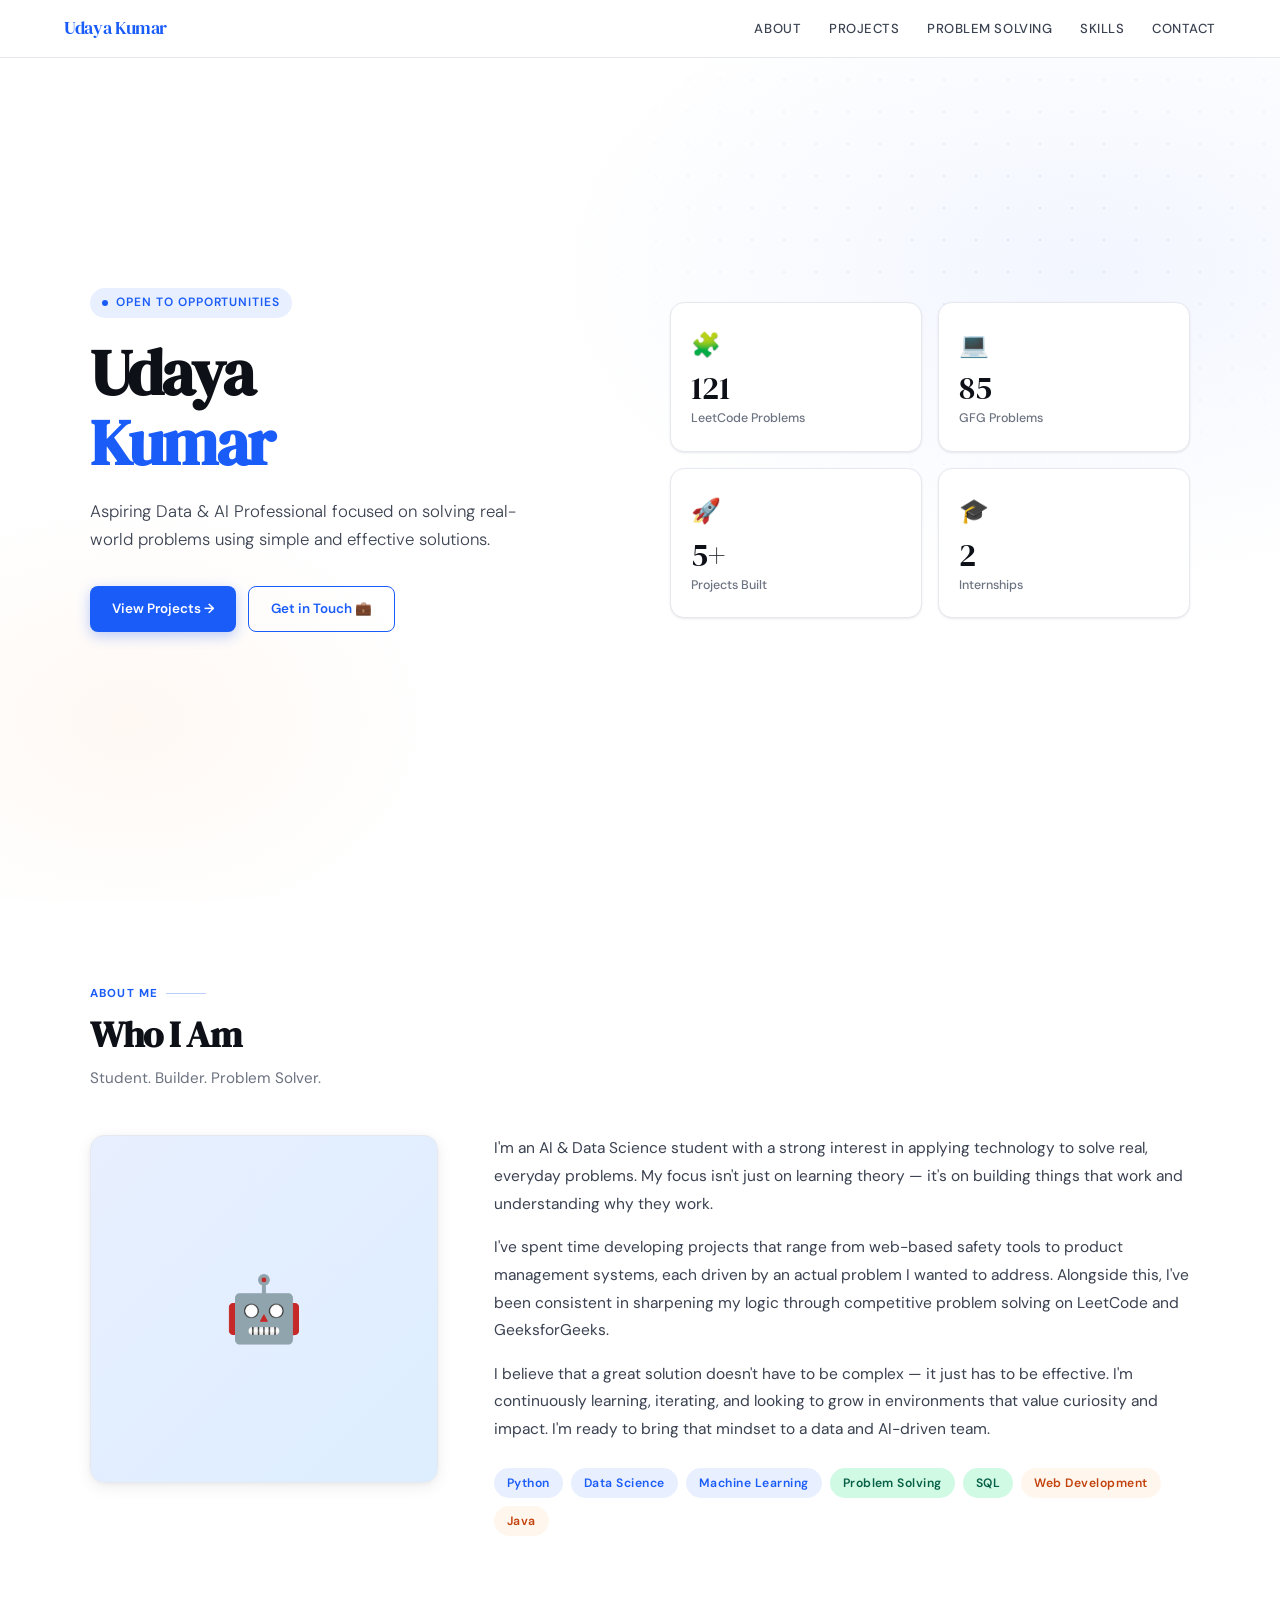
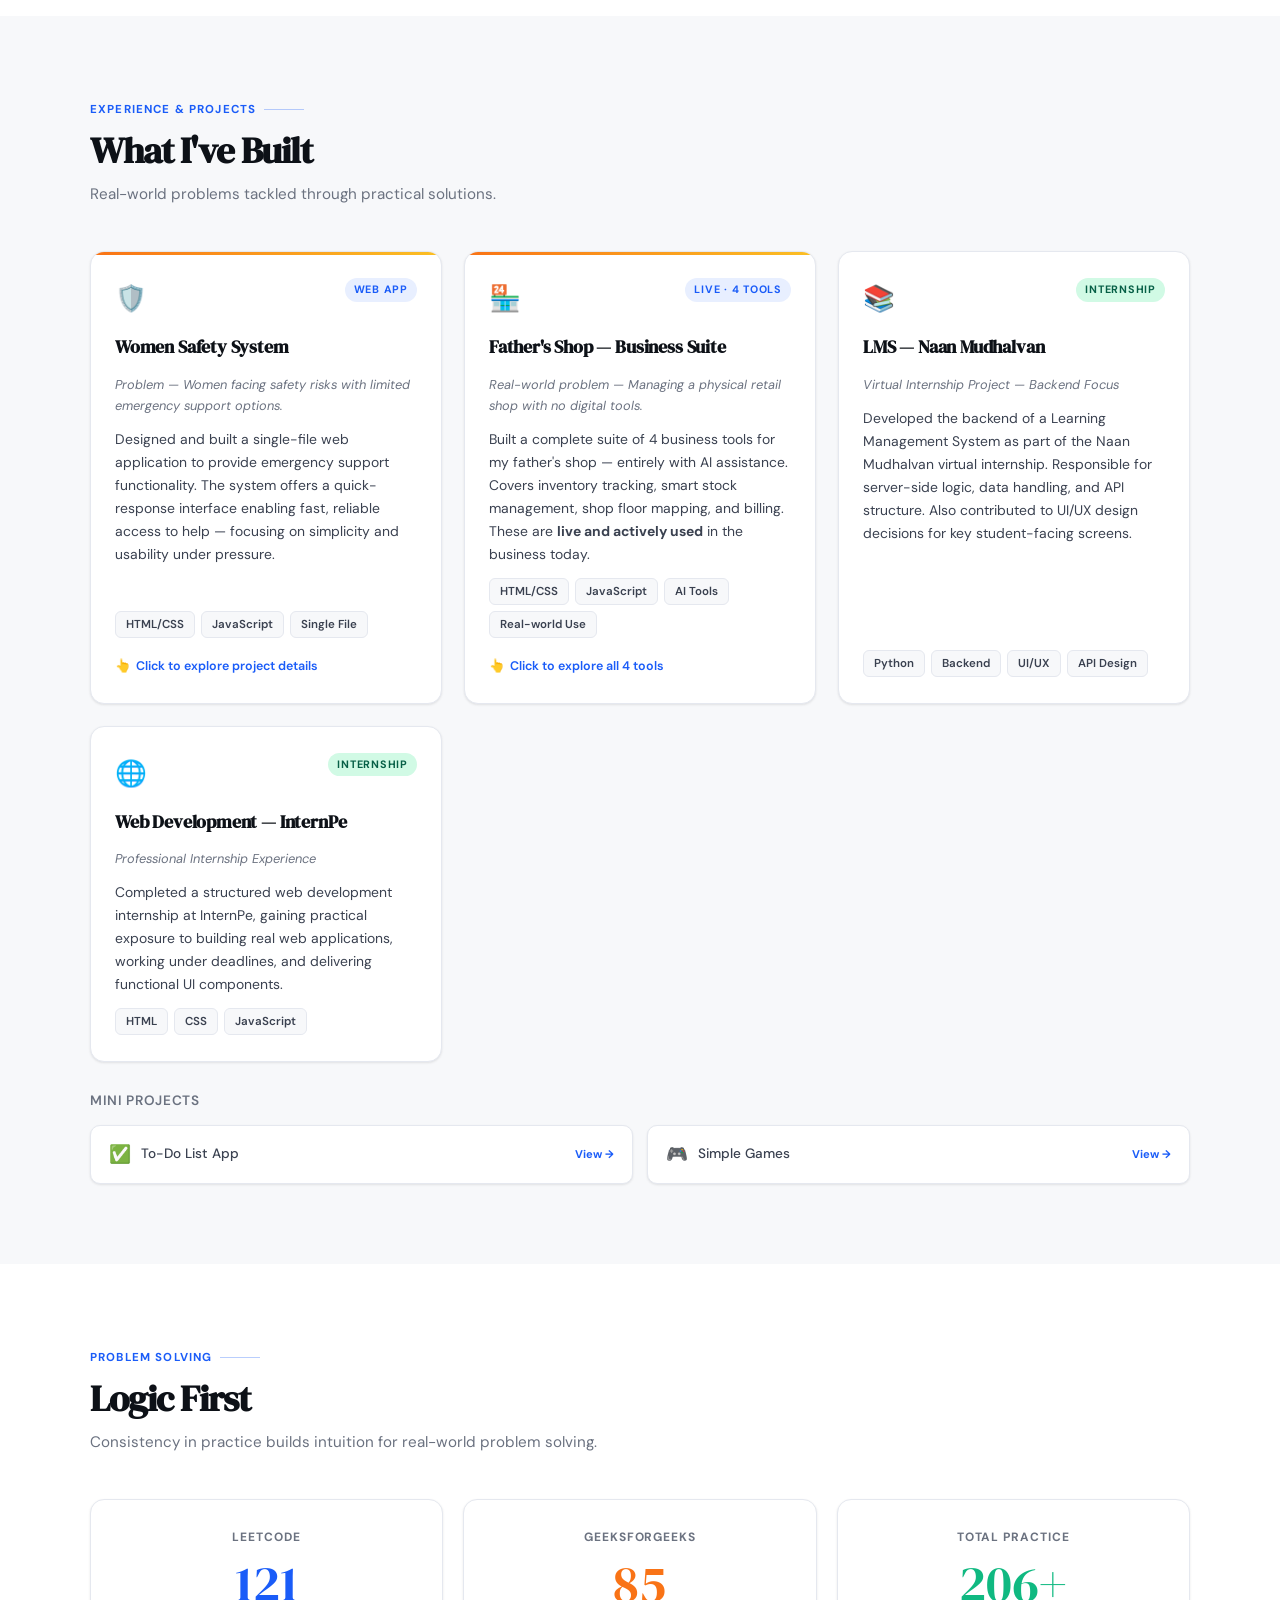
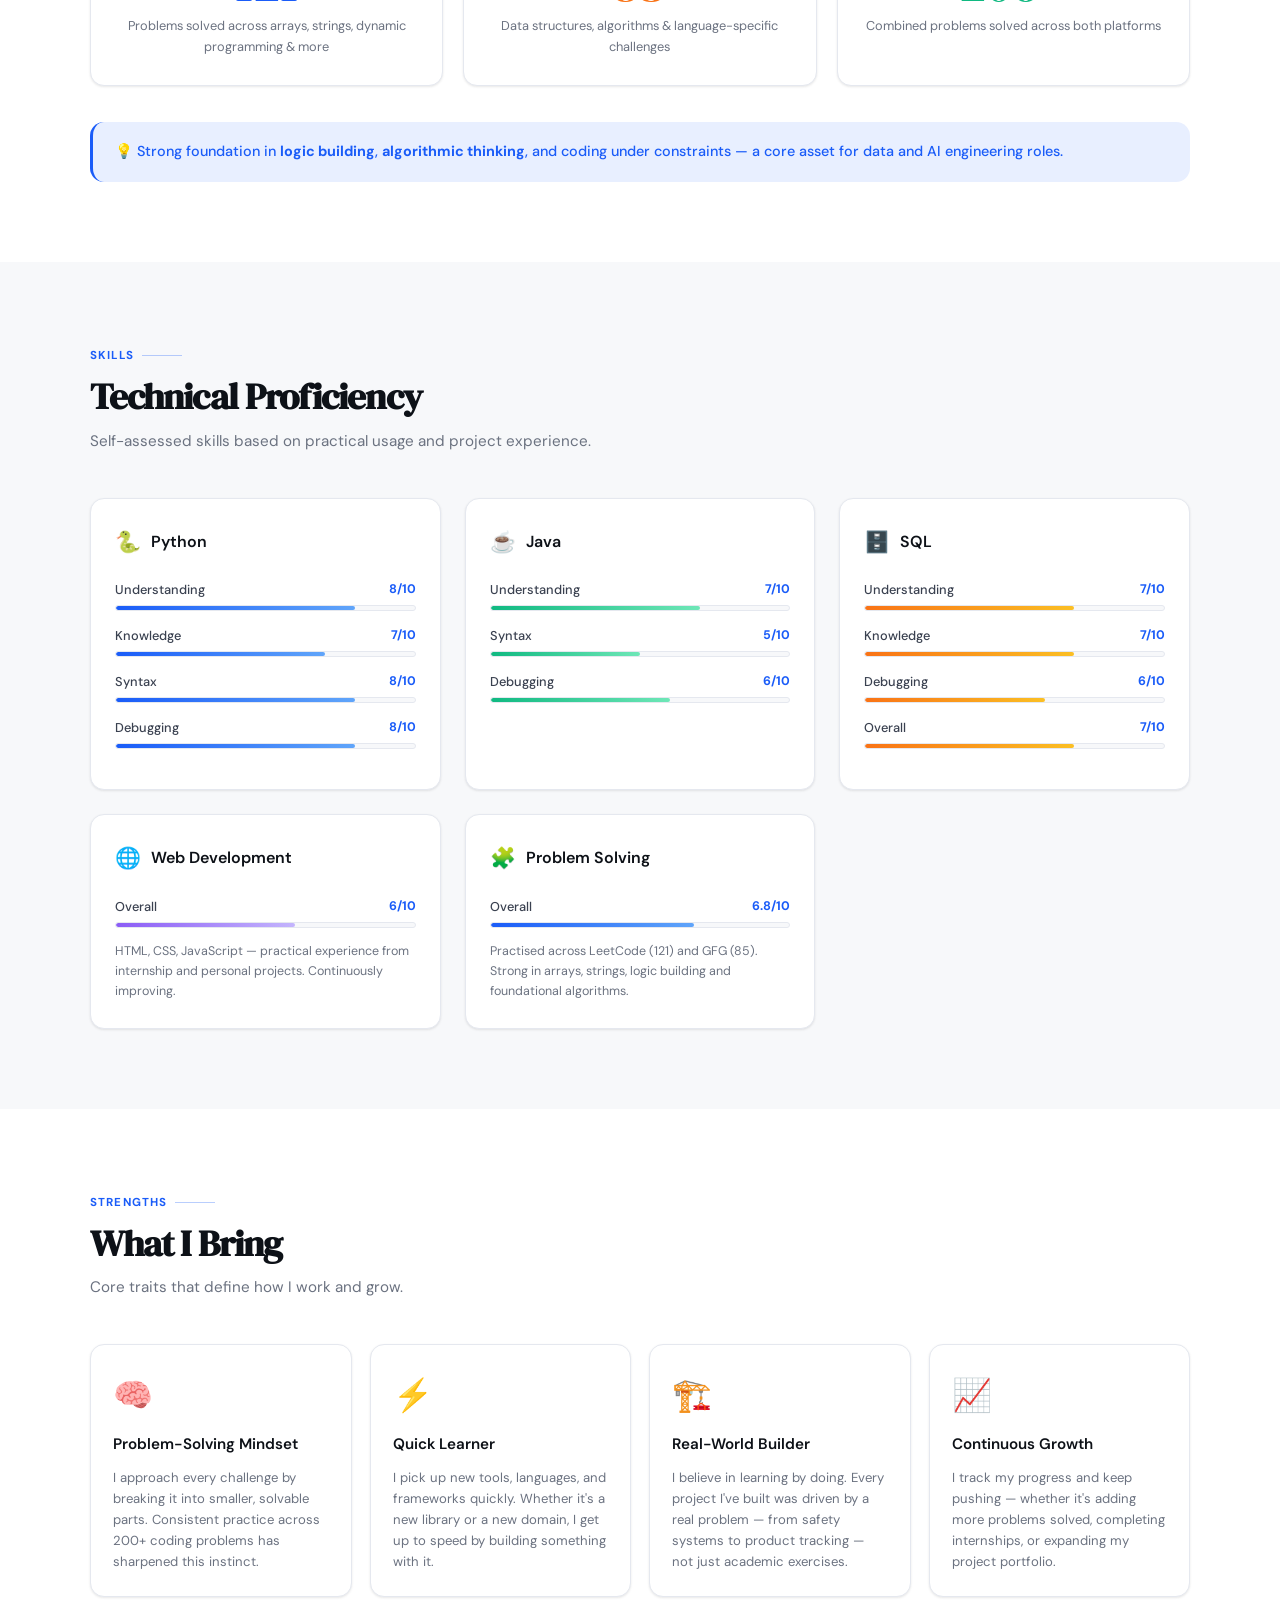
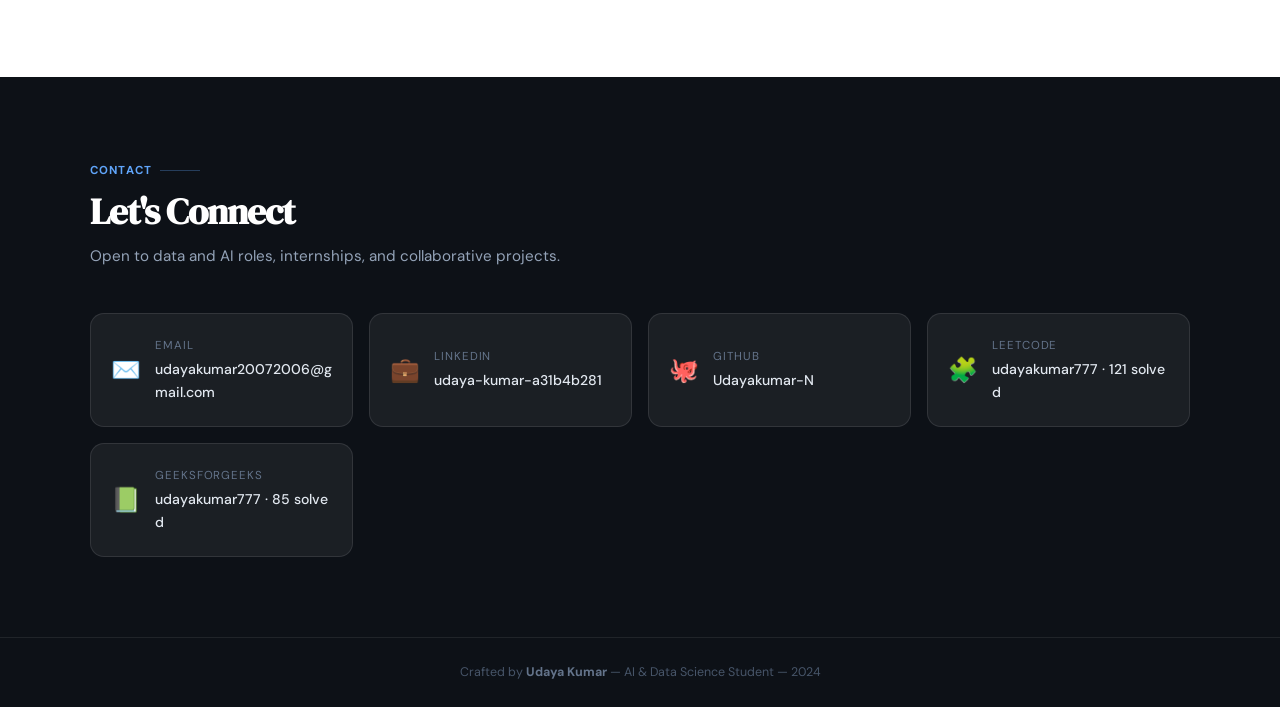
<file: index.html>
<!DOCTYPE html>
<html lang="en">
<head>
<meta charset="UTF-8" />
<meta name="viewport" content="width=device-width, initial-scale=1.0" />
<title>Udaya Kumar — AI & Data Science</title>
<link rel="stylesheet" href="style.css" />
</head>
<body>

<!-- NAV -->
<nav>
  <div class="nav-logo">Udaya Kumar</div>
  <ul class="nav-links">
    <li><a href="#about">About</a></li>
    <li><a href="#projects">Projects</a></li>
    <li><a href="#problem-solving">Problem Solving</a></li>
    <li><a href="#skills">Skills</a></li>
    <li><a href="#contact">Contact</a></li>
  </ul>
</nav>

<!-- HERO -->
<section id="hero">
  <div class="hero-bg"></div>
  <div class="hero-grid-dots"></div>
  <div class="hero-inner">
    <div>
      <div class="hero-eyebrow">Open to opportunities</div>
      <h1 class="hero-name">Udaya<br/><span>Kumar</span></h1>
      <p class="hero-tagline">
        Aspiring Data & AI Professional focused on solving real-world problems using simple and effective solutions.
      </p>
      <div class="hero-cta-group">
        <a href="#projects" class="btn btn-primary">View Projects →</a>
        <a href="https://linkedin.com/in/udaya-kumar-a31b4b281" target="_blank" class="btn btn-outline">Get in Touch 💼</a>
      </div>
    </div>
    <div class="hero-stats">
      <div class="stat-card">
        <div class="stat-icon">🧩</div>
        <div class="stat-num">121</div>
        <div class="stat-label">LeetCode Problems</div>
      </div>
      <div class="stat-card">
        <div class="stat-icon">💻</div>
        <div class="stat-num">85</div>
        <div class="stat-label">GFG Problems</div>
      </div>
      <div class="stat-card">
        <div class="stat-icon">🚀</div>
        <div class="stat-num">5+</div>
        <div class="stat-label">Projects Built</div>
      </div>
      <div class="stat-card">
        <div class="stat-icon">🎓</div>
        <div class="stat-num">2</div>
        <div class="stat-label">Internships</div>
      </div>
    </div>
  </div>
</section>

<!-- ABOUT -->
<section id="about">
  <div class="section-inner reveal">
    <div class="section-label">About Me</div>
    <h2 class="section-title">Who I Am</h2>
    <p class="section-sub">Student. Builder. Problem Solver.</p>
    <div class="about-grid">
      <div class="about-avatar">🤖</div>
      <div class="about-body">
        <p>
          I'm an AI & Data Science student with a strong interest in applying technology to solve real, everyday problems. My focus isn't just on learning theory — it's on building things that work and understanding why they work.
        </p>
        <p>
          I've spent time developing projects that range from web-based safety tools to product management systems, each driven by an actual problem I wanted to address. Alongside this, I've been consistent in sharpening my logic through competitive problem solving on LeetCode and GeeksforGeeks.
        </p>
        <p>
          I believe that a great solution doesn't have to be complex — it just has to be effective. I'm continuously learning, iterating, and looking to grow in environments that value curiosity and impact. I'm ready to bring that mindset to a data and AI-driven team.
        </p>
        <div class="about-tags">
          <span class="tag">Python</span>
          <span class="tag">Data Science</span>
          <span class="tag">Machine Learning</span>
          <span class="tag green">Problem Solving</span>
          <span class="tag green">SQL</span>
          <span class="tag orange">Web Development</span>
          <span class="tag orange">Java</span>
        </div>
      </div>
    </div>
  </div>
</section>

<!-- PROJECTS & EXPERIENCE -->
<section id="projects">
  <div class="section-inner reveal">
    <div class="section-label">Experience & Projects</div>
    <h2 class="section-title">What I've Built</h2>
    <p class="section-sub">Real-world problems tackled through practical solutions.</p>
    <div class="projects-grid">

      <div class="project-card featured" style="cursor:pointer;" onclick="document.getElementById('safety-modal').classList.add('open')">
        <div class="project-header">
          <div class="project-icon">🛡️</div>
          <span class="project-badge">Web App</span>
        </div>
        <h3 class="project-title">Women Safety System</h3>
        <p class="project-problem">Problem — Women facing safety risks with limited emergency support options.</p>
        <p class="project-desc">
          Designed and built a single-file web application to provide emergency support functionality. The system offers a quick-response interface enabling fast, reliable access to help — focusing on simplicity and usability under pressure.
        </p>
        <div class="project-tools">
          <span class="tool-pill">HTML/CSS</span>
          <span class="tool-pill">JavaScript</span>
          <span class="tool-pill">Single File</span>
        </div>
        <div style="margin-top:6px;font-size:0.78rem;color:var(--accent);font-weight:600;display:flex;align-items:center;gap:5px;">
          <span>👆</span> Click to explore project details
        </div>
      </div>

      <div class="project-card featured" id="biz-card" style="cursor:pointer;" onclick="document.getElementById('biz-modal').classList.add('open')">
        <div class="project-header">
          <div class="project-icon">🏪</div>
          <span class="project-badge">Live · 4 Tools</span>
        </div>
        <h3 class="project-title">Father's Shop — Business Suite</h3>
        <p class="project-problem">Real-world problem — Managing a physical retail shop with no digital tools.</p>
        <p class="project-desc">
          Built a complete suite of 4 business tools for my father's shop — entirely with AI assistance. Covers inventory tracking, smart stock management, shop floor mapping, and billing. These are <strong>live and actively used</strong> in the business today.
        </p>
        <div class="project-tools">
          <span class="tool-pill">HTML/CSS</span>
          <span class="tool-pill">JavaScript</span>
          <span class="tool-pill">AI Tools</span>
          <span class="tool-pill">Real-world Use</span>
        </div>
        <div style="margin-top:6px;font-size:0.78rem;color:var(--accent);font-weight:600;display:flex;align-items:center;gap:5px;">
          <span>👆</span> Click to explore all 4 tools
        </div>
      </div>

      <div class="project-card">
        <div class="project-header">
          <div class="project-icon">📚</div>
          <span class="project-badge intern">Internship</span>
        </div>
        <h3 class="project-title">LMS — Naan Mudhalvan</h3>
        <p class="project-problem">Virtual Internship Project — Backend Focus</p>
        <p class="project-desc">
          Developed the backend of a Learning Management System as part of the Naan Mudhalvan virtual internship. Responsible for server-side logic, data handling, and API structure. Also contributed to UI/UX design decisions for key student-facing screens.
        </p>
        <div class="project-tools">
          <span class="tool-pill">Python</span>
          <span class="tool-pill">Backend</span>
          <span class="tool-pill">UI/UX</span>
          <span class="tool-pill">API Design</span>
        </div>
      </div>

      <div class="project-card">
        <div class="project-header">
          <div class="project-icon">🌐</div>
          <span class="project-badge intern">Internship</span>
        </div>
        <h3 class="project-title">Web Development — InternPe</h3>
        <p class="project-problem">Professional Internship Experience</p>
        <p class="project-desc">
          Completed a structured web development internship at InternPe, gaining practical exposure to building real web applications, working under deadlines, and delivering functional UI components.
        </p>
        <div class="project-tools">
          <span class="tool-pill">HTML</span>
          <span class="tool-pill">CSS</span>
          <span class="tool-pill">JavaScript</span>
        </div>
      </div>

    </div>

    <p style="font-size:0.85rem;color:var(--ink-muted);margin:28px 0 12px;font-weight:600;letter-spacing:0.05em;text-transform:uppercase;">Mini Projects</p>
    <div class="mini-projects">
      <div class="mini-card" style="cursor:pointer;" onclick="document.getElementById('todo-modal').classList.add('open')">
        <span>✅</span> To-Do List App
        <span style="margin-left:auto;font-size:0.7rem;color:var(--accent);font-weight:700;">View →</span>
      </div>
      <div class="mini-card" style="cursor:pointer;" onclick="document.getElementById('games-modal').classList.add('open')">
        <span>🎮</span> Simple Games
        <span style="margin-left:auto;font-size:0.7rem;color:var(--accent);font-weight:700;">View →</span>
      </div>
    </div>
  </div>
</section>

<!-- PROBLEM SOLVING -->
<section id="problem-solving">
  <div class="section-inner reveal">
    <div class="section-label">Problem Solving</div>
    <h2 class="section-title">Logic First</h2>
    <p class="section-sub">Consistency in practice builds intuition for real-world problem solving.</p>
    <div class="ps-grid">
      <div class="ps-card">
        <div class="ps-platform">LeetCode</div>
        <div class="ps-count">121</div>
        <div class="ps-desc">Problems solved across arrays, strings, dynamic programming & more</div>
      </div>
      <div class="ps-card">
        <div class="ps-platform">GeeksforGeeks</div>
        <div class="ps-count orange">85</div>
        <div class="ps-desc">Data structures, algorithms & language-specific challenges</div>
      </div>
      <div class="ps-card">
        <div class="ps-platform">Total Practice</div>
        <div class="ps-count" style="color:var(--accent-green)">206+</div>
        <div class="ps-desc">Combined problems solved across both platforms</div>
      </div>
    </div>
    <div class="ps-note">
      💡 Strong foundation in <strong>logic building</strong>, <strong>algorithmic thinking</strong>, and coding under constraints — a core asset for data and AI engineering roles.
    </div>
  </div>
</section>

<!-- SKILLS -->
<section id="skills">
  <div class="section-inner reveal">
    <div class="section-label">Skills</div>
    <h2 class="section-title">Technical Proficiency</h2>
    <p class="section-sub">Self-assessed skills based on practical usage and project experience.</p>
    <div class="skills-grid">

      <div class="skill-group">
        <div class="skill-group-header">
          <span class="skill-group-icon">🐍</span>
          <h3 class="skill-group-name">Python</h3>
        </div>
        <div class="skill-row">
          <div class="skill-meta"><span class="skill-name">Understanding</span><span class="skill-val">8/10</span></div>
          <div class="progress-track"><div class="progress-bar" style="width:80%"></div></div>
        </div>
        <div class="skill-row">
          <div class="skill-meta"><span class="skill-name">Knowledge</span><span class="skill-val">7/10</span></div>
          <div class="progress-track"><div class="progress-bar" style="width:70%"></div></div>
        </div>
        <div class="skill-row">
          <div class="skill-meta"><span class="skill-name">Syntax</span><span class="skill-val">8/10</span></div>
          <div class="progress-track"><div class="progress-bar" style="width:80%"></div></div>
        </div>
        <div class="skill-row">
          <div class="skill-meta"><span class="skill-name">Debugging</span><span class="skill-val">8/10</span></div>
          <div class="progress-track"><div class="progress-bar" style="width:80%"></div></div>
        </div>
      </div>

      <div class="skill-group">
        <div class="skill-group-header">
          <span class="skill-group-icon">☕</span>
          <h3 class="skill-group-name">Java</h3>
        </div>
        <div class="skill-row">
          <div class="skill-meta"><span class="skill-name">Understanding</span><span class="skill-val">7/10</span></div>
          <div class="progress-track"><div class="progress-bar green" style="width:70%"></div></div>
        </div>
        <div class="skill-row">
          <div class="skill-meta"><span class="skill-name">Syntax</span><span class="skill-val">5/10</span></div>
          <div class="progress-track"><div class="progress-bar green" style="width:50%"></div></div>
        </div>
        <div class="skill-row">
          <div class="skill-meta"><span class="skill-name">Debugging</span><span class="skill-val">6/10</span></div>
          <div class="progress-track"><div class="progress-bar green" style="width:60%"></div></div>
        </div>
      </div>

      <div class="skill-group">
        <div class="skill-group-header">
          <span class="skill-group-icon">🗄️</span>
          <h3 class="skill-group-name">SQL</h3>
        </div>
        <div class="skill-row">
          <div class="skill-meta"><span class="skill-name">Understanding</span><span class="skill-val">7/10</span></div>
          <div class="progress-track"><div class="progress-bar orange" style="width:70%"></div></div>
        </div>
        <div class="skill-row">
          <div class="skill-meta"><span class="skill-name">Knowledge</span><span class="skill-val">7/10</span></div>
          <div class="progress-track"><div class="progress-bar orange" style="width:70%"></div></div>
        </div>
        <div class="skill-row">
          <div class="skill-meta"><span class="skill-name">Debugging</span><span class="skill-val">6/10</span></div>
          <div class="progress-track"><div class="progress-bar orange" style="width:60%"></div></div>
        </div>
        <div class="skill-row">
          <div class="skill-meta"><span class="skill-name">Overall</span><span class="skill-val">7/10</span></div>
          <div class="progress-track"><div class="progress-bar orange" style="width:70%"></div></div>
        </div>
      </div>

      <div class="skill-group">
        <div class="skill-group-header">
          <span class="skill-group-icon">🌐</span>
          <h3 class="skill-group-name">Web Development</h3>
        </div>
        <div class="skill-row">
          <div class="skill-meta"><span class="skill-name">Overall</span><span class="skill-val">6/10</span></div>
          <div class="progress-track"><div class="progress-bar purple" style="width:60%"></div></div>
        </div>
        <p style="font-size:0.78rem;color:var(--ink-muted);margin-top:12px;line-height:1.6;">
          HTML, CSS, JavaScript — practical experience from internship and personal projects. Continuously improving.
        </p>
      </div>

      <div class="skill-group">
        <div class="skill-group-header">
          <span class="skill-group-icon">🧩</span>
          <h3 class="skill-group-name">Problem Solving</h3>
        </div>
        <div class="skill-row">
          <div class="skill-meta"><span class="skill-name">Overall</span><span class="skill-val">6.8/10</span></div>
          <div class="progress-track"><div class="progress-bar" style="width:68%"></div></div>
        </div>
        <p style="font-size:0.78rem;color:var(--ink-muted);margin-top:12px;line-height:1.6;">
          Practised across LeetCode (121) and GFG (85). Strong in arrays, strings, logic building and foundational algorithms.
        </p>
      </div>

    </div>
  </div>
</section>

<!-- STRENGTHS -->
<section id="strengths">
  <div class="section-inner reveal">
    <div class="section-label">Strengths</div>
    <h2 class="section-title">What I Bring</h2>
    <p class="section-sub">Core traits that define how I work and grow.</p>
    <div class="strengths-grid">
      <div class="strength-card">
        <div class="strength-icon">🧠</div>
        <h3 class="strength-title">Problem-Solving Mindset</h3>
        <p class="strength-desc">I approach every challenge by breaking it into smaller, solvable parts. Consistent practice across 200+ coding problems has sharpened this instinct.</p>
      </div>
      <div class="strength-card">
        <div class="strength-icon">⚡</div>
        <h3 class="strength-title">Quick Learner</h3>
        <p class="strength-desc">I pick up new tools, languages, and frameworks quickly. Whether it's a new library or a new domain, I get up to speed by building something with it.</p>
      </div>
      <div class="strength-card">
        <div class="strength-icon">🏗️</div>
        <h3 class="strength-title">Real-World Builder</h3>
        <p class="strength-desc">I believe in learning by doing. Every project I've built was driven by a real problem — from safety systems to product tracking — not just academic exercises.</p>
      </div>
      <div class="strength-card">
        <div class="strength-icon">📈</div>
        <h3 class="strength-title">Continuous Growth</h3>
        <p class="strength-desc">I track my progress and keep pushing — whether it's adding more problems solved, completing internships, or expanding my project portfolio.</p>
      </div>
    </div>
  </div>
</section>

<!-- CONTACT -->
<section id="contact">
  <div class="section-inner reveal">
    <div class="section-label">Contact</div>
    <h2 class="section-title">Let's Connect</h2>
    <p class="section-sub">Open to data and AI roles, internships, and collaborative projects.</p>
    <div class="contact-grid">
      <a href="mailto:udayakumar20072006@gmail.com" class="contact-card">
        <div class="contact-card-icon">✉️</div>
        <div>
          <div class="contact-card-label">Email</div>
          <div class="contact-card-value">udayakumar20072006@gmail.com</div>
        </div>
      </a>
      <a href="https://linkedin.com/in/udaya-kumar-a31b4b281" target="_blank" class="contact-card">
        <div class="contact-card-icon">💼</div>
        <div>
          <div class="contact-card-label">LinkedIn</div>
          <div class="contact-card-value">udaya-kumar-a31b4b281</div>
        </div>
      </a>
      <a href="https://github.com/Udayakumar-N/Udayakumar" target="_blank" class="contact-card">
        <div class="contact-card-icon">🐙</div>
        <div>
          <div class="contact-card-label">GitHub</div>
          <div class="contact-card-value">Udayakumar-N</div>
        </div>
      </a>
      <a href="https://leetcode.com/u/udayakumar777/" target="_blank" class="contact-card">
        <div class="contact-card-icon">🧩</div>
        <div>
          <div class="contact-card-label">LeetCode</div>
          <div class="contact-card-value">udayakumar777 · 121 solved</div>
        </div>
      </a>
      <a href="https://www.geeksforgeeks.org/profile/udayakumar777?tab=activity" target="_blank" class="contact-card">
        <div class="contact-card-icon">📗</div>
        <div>
          <div class="contact-card-label">GeeksforGeeks</div>
          <div class="contact-card-value">udayakumar777 · 85 solved</div>
        </div>
      </a>
    </div>
  </div>
</section>

<!-- FOOTER -->
<footer>
  <p>Crafted by <strong>Udaya Kumar</strong> &mdash; AI & Data Science Student &mdash; 2024</p>
</footer>

<!-- WOMEN SAFETY MODAL -->
<div class="modal-overlay" id="safety-modal" onclick="if(event.target===this)this.classList.remove('open')">
  <div class="modal-box" style="max-width:860px;">
    <div class="modal-header">
      <div>
        <div class="modal-title">🛡️ Women Safety System</div>
        <div class="modal-subtitle">Single-file Web App · Built from empathy</div>
      </div>
      <button class="modal-close" onclick="document.getElementById('safety-modal').classList.remove('open')">✕</button>
    </div>
    <div class="modal-body">

      <!-- WORKING PROTOTYPE -->
      <div style="border:2px solid #1a5cf8;border-radius:14px;overflow:hidden;background:#fff;">
        <div style="background:linear-gradient(135deg,#1a5cf8,#0e3fb8);padding:10px 16px;display:flex;align-items:center;justify-content:space-between;">
          <span style="color:#fff;font-size:0.78rem;font-weight:700;letter-spacing:0.06em;text-transform:uppercase;">🔴 Live Working Prototype</span>
          <span style="color:#93c5fd;font-size:0.72rem;">Try all features below ↓</span>
        </div>
        <iframe id="safety-iframe" srcdoc="
<!DOCTYPE html>
<html lang='en'>
<head>
<meta charset='UTF-8'/>
<meta name='viewport' content='width=device-width,initial-scale=1'/>
<style>
  *{box-sizing:border-box;margin:0;padding:0;}
  body{font-family:'Segoe UI',sans-serif;background:#f8faff;color:#1e293b;min-height:100vh;}
  .app{max-width:480px;margin:0 auto;padding:16px;}
  .header{background:linear-gradient(135deg,#dc2626,#b91c1c);border-radius:16px;padding:20px;text-align:center;color:#fff;margin-bottom:16px;box-shadow:0 4px 20px rgba(220,38,38,0.3);}
  .header h1{font-size:1.3rem;font-weight:800;letter-spacing:-0.02em;margin-bottom:4px;}
  .header p{font-size:0.78rem;opacity:0.85;}
  .sos-btn{width:100%;background:linear-gradient(135deg,#dc2626,#991b1b);color:#fff;border:none;border-radius:14px;padding:22px;font-size:1.1rem;font-weight:800;cursor:pointer;margin-bottom:14px;box-shadow:0 6px 24px rgba(220,38,38,0.4);transition:transform 0.15s,box-shadow 0.15s;display:flex;align-items:center;justify-content:center;gap:10px;letter-spacing:0.02em;}
  .sos-btn:hover{transform:scale(1.02);box-shadow:0 8px 30px rgba(220,38,38,0.5);}
  .sos-btn:active{transform:scale(0.98);}
  .sos-btn.triggered{background:linear-gradient(135deg,#16a34a,#15803d);box-shadow:0 6px 24px rgba(22,163,74,0.4);}
  .grid{display:grid;grid-template-columns:1fr 1fr;gap:10px;margin-bottom:14px;}
  .action-btn{background:#fff;border:1.5px solid #e2e8f0;border-radius:12px;padding:14px 12px;font-size:0.82rem;font-weight:600;cursor:pointer;display:flex;flex-direction:column;align-items:center;gap:6px;transition:all 0.2s;color:#334155;}
  .action-btn:hover{border-color:#1a5cf8;background:#eff6ff;color:#1a5cf8;transform:translateY(-1px);}
  .action-btn .icon{font-size:1.5rem;}
  .contacts-section{background:#fff;border:1px solid #e2e8f0;border-radius:14px;padding:16px;margin-bottom:14px;}
  .contacts-section h3{font-size:0.82rem;font-weight:700;color:#64748b;text-transform:uppercase;letter-spacing:0.08em;margin-bottom:12px;}
  .contact-item{display:flex;align-items:center;justify-content:space-between;padding:10px 0;border-bottom:1px solid #f1f5f9;}
  .contact-item:last-child{border-bottom:none;}
  .contact-info{display:flex;align-items:center;gap:10px;}
  .contact-avatar{width:36px;height:36px;border-radius:50%;display:flex;align-items:center;justify-content:center;font-size:1rem;font-weight:700;color:#fff;}
  .contact-name{font-size:0.85rem;font-weight:600;color:#1e293b;}
  .contact-rel{font-size:0.72rem;color:#94a3b8;}
  .call-btn{background:#dcfce7;color:#16a34a;border:none;border-radius:8px;padding:6px 12px;font-size:0.75rem;font-weight:700;cursor:pointer;transition:background 0.2s;}
  .call-btn:hover{background:#bbf7d0;}
  .location-box{background:#fff;border:1px solid #e2e8f0;border-radius:14px;padding:16px;margin-bottom:14px;}
  .location-box h3{font-size:0.82rem;font-weight:700;color:#64748b;text-transform:uppercase;letter-spacing:0.08em;margin-bottom:10px;}
  .loc-status{display:flex;align-items:center;gap:8px;font-size:0.84rem;color:#475569;padding:10px;background:#f8faff;border-radius:10px;}
  .loc-dot{width:8px;height:8px;border-radius:50%;background:#94a3b8;flex-shrink:0;}
  .loc-dot.active{background:#16a34a;animation:blink 1.2s infinite;}
  @keyframes blink{0%,100%{opacity:1;}50%{opacity:0.3;}}
  .get-loc-btn{width:100%;background:#1a5cf8;color:#fff;border:none;border-radius:10px;padding:10px;font-size:0.82rem;font-weight:700;cursor:pointer;margin-top:10px;transition:background 0.2s;}
  .get-loc-btn:hover{background:#1448d8;}
  .alert-log{background:#fff;border:1px solid #e2e8f0;border-radius:14px;padding:16px;margin-bottom:14px;}
  .alert-log h3{font-size:0.82rem;font-weight:700;color:#64748b;text-transform:uppercase;letter-spacing:0.08em;margin-bottom:10px;}
  .log-empty{font-size:0.82rem;color:#94a3b8;text-align:center;padding:16px;}
  .log-item{display:flex;align-items:flex-start;gap:10px;padding:8px 0;border-bottom:1px solid #f1f5f9;font-size:0.8rem;}
  .log-item:last-child{border-bottom:none;}
  .log-icon{font-size:1rem;flex-shrink:0;margin-top:1px;}
  .log-text{color:#334155;line-height:1.5;}
  .log-time{font-size:0.7rem;color:#94a3b8;white-space:nowrap;margin-left:auto;}
  .safe-btn{width:100%;background:#f0fdf4;color:#16a34a;border:1.5px solid #86efac;border-radius:12px;padding:12px;font-size:0.85rem;font-weight:700;cursor:pointer;margin-bottom:10px;transition:all 0.2s;}
  .safe-btn:hover{background:#dcfce7;}
  .add-contact-row{display:flex;gap:8px;margin-top:10px;}
  .add-input{flex:1;border:1.5px solid #e2e8f0;border-radius:8px;padding:8px 12px;font-size:0.82rem;outline:none;font-family:inherit;}
  .add-input:focus{border-color:#1a5cf8;}
  .add-c-btn{background:#1a5cf8;color:#fff;border:none;border-radius:8px;padding:8px 14px;font-size:0.82rem;font-weight:700;cursor:pointer;}
</style>
</head>
<body>
<div class='app'>
  <div class='header'>
    <h1>🛡️ SafeGuard</h1>
    <p>Your personal safety companion — always one tap away</p>
  </div>

  <button class='sos-btn' id='sosBtn' onclick='triggerSOS()'>
    🚨 SOS — SEND EMERGENCY ALERT
  </button>

  <div class='grid'>
    <button class='action-btn' onclick='fakeCall()'>
      <span class='icon'>📞</span>
      Fake Call
    </button>
    <button class='action-btn' onclick='shareLocation()'>
      <span class='icon'>📍</span>
      Share Location
    </button>
    <button class='action-btn' onclick='sendSMS()'>
      <span class='icon'>💬</span>
      Alert SMS
    </button>
    <button class='action-btn' onclick='activateSiren()'>
      <span class='icon'>🔊</span>
      Siren
    </button>
  </div>

  <div class='location-box'>
    <h3>📍 My Location</h3>
    <div class='loc-status' id='locStatus'>
      <div class='loc-dot' id='locDot'></div>
      <span id='locText'>Location not fetched yet</span>
    </div>
    <button class='get-loc-btn' onclick='getLocation()'>Get My Current Location</button>
  </div>

  <div class='contacts-section'>
    <h3>👨‍👩‍👧 Trusted Contacts</h3>
    <div id='contactList'>
      <div class='contact-item'>
        <div class='contact-info'>
          <div class='contact-avatar' style='background:#f97316;'>A</div>
          <div><div class='contact-name'>Amma</div><div class='contact-rel'>Mother</div></div>
        </div>
        <button class='call-btn' onclick='logAction(\"📞 Called Amma\")'>Call</button>
      </div>
      <div class='contact-item'>
        <div class='contact-info'>
          <div class='contact-avatar' style='background:#1a5cf8;'>A</div>
          <div><div class='contact-name'>Appa</div><div class='contact-rel'>Father</div></div>
        </div>
        <button class='call-btn' onclick='logAction(\"📞 Called Appa\")'>Call</button>
      </div>
    </div>
    <div class='add-contact-row'>
      <input class='add-input' id='newContactName' placeholder='Add contact name...' />
      <button class='add-c-btn' onclick='addContact()'>Add</button>
    </div>
  </div>

  <button class='safe-btn' onclick='markSafe()'>✅ I am Safe Now</button>

  <div class='alert-log'>
    <h3>📋 Activity Log</h3>
    <div id='logList'><div class='log-empty'>No activity yet. Tap SOS or any action to log.</div></div>
  </div>
</div>

<script>
  var log = [];
  var sirenActive = false;
  var sirenCtx = null;

  function now() {
    var d = new Date();
    return d.getHours().toString().padStart(2,'0') + ':' + d.getMinutes().toString().padStart(2,'0') + ':' + d.getSeconds().toString().padStart(2,'0');
  }

  function logAction(msg) {
    log.unshift({msg: msg, time: now()});
    renderLog();
  }

  function renderLog() {
    var el = document.getElementById('logList');
    if (log.length === 0) { el.innerHTML = '<div class=\"log-empty\">No activity yet.</div>'; return; }
    el.innerHTML = log.slice(0,8).map(function(l) {
      return '<div class=\"log-item\"><span class=\"log-icon\">' + l.msg.charAt(0) + '</span><span class=\"log-text\">' + l.msg.substring(2) + '</span><span class=\"log-time\">' + l.time + '</span></div>';
    }).join('');
  }

  function triggerSOS() {
    var btn = document.getElementById('sosBtn');
    btn.classList.add('triggered');
    btn.innerHTML = '✅ SOS SENT — Help is on the way!';
    logAction('🚨 SOS Emergency Alert triggered');
    logAction('📍 Location shared with all contacts');
    logAction('💬 Emergency SMS sent to 2 contacts');
    setTimeout(function(){ btn.classList.remove('triggered'); btn.innerHTML = '🚨 SOS — SEND EMERGENCY ALERT'; }, 4000);
  }

  function fakeCall() {
    logAction('📞 Fake incoming call started');
    alert('📞 Simulating incoming call from \"Amma\"...\n\nIn the real app, your phone would ring so you appear busy and can safely leave a situation.');
  }

  function shareLocation() {
    logAction('📍 Location link shared with trusted contacts');
    alert('📍 Location shared!\n\nIn the real app, a live Google Maps link with your coordinates is sent to all trusted contacts via SMS.');
  }

  function sendSMS() {
    logAction('💬 Emergency SMS sent to all contacts');
    alert('💬 SMS Alert Sent!\n\n\"EMERGENCY! I need help. My location: [coordinates]. Please contact me immediately. — SafeGuard App\"');
  }

  function activateSiren() {
    try {
      if (!sirenCtx) sirenCtx = new (window.AudioContext || window.webkitAudioContext)();
      var osc = sirenCtx.createOscillator();
      var gain = sirenCtx.createGain();
      osc.connect(gain); gain.connect(sirenCtx.destination);
      osc.type = 'square';
      osc.frequency.setValueAtTime(880, sirenCtx.currentTime);
      osc.frequency.setValueAtTime(660, sirenCtx.currentTime + 0.2);
      osc.frequency.setValueAtTime(880, sirenCtx.currentTime + 0.4);
      gain.gain.setValueAtTime(0.3, sirenCtx.currentTime);
      gain.gain.setValueAtTime(0, sirenCtx.currentTime + 0.6);
      osc.start(sirenCtx.currentTime);
      osc.stop(sirenCtx.currentTime + 0.6);
      logAction('🔊 Siren sound activated');
    } catch(e) {
      logAction('🔊 Siren triggered (audio not available in preview)');
    }
  }

  function getLocation() {
    document.getElementById('locText').textContent = 'Fetching location...';
    if (navigator.geolocation) {
      navigator.geolocation.getCurrentPosition(function(pos) {
        var lat = pos.coords.latitude.toFixed(5);
        var lng = pos.coords.longitude.toFixed(5);
        document.getElementById('locText').textContent = 'Lat: ' + lat + ', Lng: ' + lng;
        document.getElementById('locDot').classList.add('active');
        logAction('📍 Location fetched: ' + lat + ', ' + lng);
      }, function() {
        document.getElementById('locText').textContent = 'Demo: Lat: 13.08268, Lng: 80.27002 (Chennai)';
        document.getElementById('locDot').classList.add('active');
        logAction('📍 Demo location loaded: Chennai, TN');
      });
    } else {
      document.getElementById('locText').textContent = 'Demo: Lat: 13.08268, Lng: 80.27002 (Chennai)';
      document.getElementById('locDot').classList.add('active');
      logAction('📍 Demo location loaded: Chennai, TN');
    }
  }

  function markSafe() {
    logAction('✅ Marked as Safe — Alert cancelled');
    alert('✅ You have been marked as safe. Your contacts will be notified.');
  }

  var contactColors = ['#8b5cf6','#ec4899','#14b8a6','#f59e0b'];
  var contactCount = 0;
  function addContact() {
    var name = document.getElementById('newContactName').value.trim();
    if (!name) return;
    var color = contactColors[contactCount % contactColors.length];
    contactCount++;
    var item = document.createElement('div');
    item.className = 'contact-item';
    item.innerHTML = '<div class=\"contact-info\"><div class=\"contact-avatar\" style=\"background:' + color + ';\">' + name.charAt(0).toUpperCase() + '</div><div><div class=\"contact-name\">' + name + '</div><div class=\"contact-rel\">Trusted Contact</div></div></div><button class=\"call-btn\" onclick=\"logAction(\'📞 Called ' + name + '\')\">Call</button>';
    document.getElementById('contactList').appendChild(item);
    document.getElementById('newContactName').value = '';
    logAction('➕ Added contact: ' + name);
  }
<\/script>
</body>
</html>
        " style="width:100%;height:580px;border:none;display:block;"></iframe>
      </div>

      <!-- Prototype note -->
      <div style="background:#fefce8;border:1px solid #fde047;border-radius:10px;padding:14px 18px;font-size:0.82rem;color:#854d0e;line-height:1.65;">
        <strong>⚠️ Working Prototype</strong> — All buttons are functional in this demo. SOS, location fetch, fake call, siren (audio), contact management, and activity log all work. Real SMS/call features require a mobile device or backend integration.
      </div>

      <!-- Future features -->
      <div style="background:#f0fdf4;border:1px solid #86efac;border-radius:10px;padding:14px 18px;font-size:0.82rem;color:#166534;line-height:1.7;">
        <strong>🚀 Features that can be added in future:</strong><br/>
        📱 Real SMS via Twilio API &nbsp;·&nbsp; 🗺️ Live GPS tracking link &nbsp;·&nbsp; 🔐 PIN-based secret trigger &nbsp;·&nbsp; 🤝 Community alert zone &nbsp;·&nbsp; 📸 Auto photo capture on SOS &nbsp;·&nbsp; 🧠 AI-based threat detection &nbsp;·&nbsp; ⌚ Wearable device integration &nbsp;·&nbsp; 🌐 PWA (installable offline app)
      </div>

      <div class="modal-tool-card" style="cursor:default;">
        <div class="modal-tool-title">❓ Why I Built This</div>
        <p class="modal-tool-desc">Safety is a real concern for women, especially when travelling alone or in emergencies. I wanted to build something that didn't need an app download, didn't require login, and worked instantly. A single HTML file felt like the most accessible solution — anyone can open it from their phone browser.</p>
      </div>

      <div class="modal-tool-card" style="cursor:default;">
        <div class="modal-tool-title">🚧 Problems I Faced</div>
        <p class="modal-tool-desc">The biggest challenge was making the emergency trigger truly fast — one tap, no friction. I also struggled with making the UI work well on small mobile screens under stress. Getting browser-based location access to work without a backend was tricky, and I had to find workarounds to avoid needing server infrastructure.</p>
      </div>

      <div class="modal-tool-card" style="cursor:default;">
        <div class="modal-tool-title">📚 What I Learned</div>
        <p class="modal-tool-desc">I learned how to use the browser Geolocation API, how to trigger <code>tel:</code> and <code>sms:</code> links for emergency calls/messages, and how to design for stress — where simplicity literally matters. I also learned that a single well-built HTML file can be more powerful than a full-stack app for certain use cases.</p>
        <div class="modal-tool-pills" style="margin-top:10px;">
          <span class="modal-tool-pill">Geolocation API</span>
          <span class="modal-tool-pill">Mobile UX Design</span>
          <span class="modal-tool-pill">Stress-first UI</span>
          <span class="modal-tool-pill">AudioContext API</span>
          <span class="modal-tool-pill">Single-file Architecture</span>
        </div>
      </div>

    </div>
  </div>
</div>

<!-- TODO LIST MODAL -->
<div class="modal-overlay" id="todo-modal" onclick="if(event.target===this)this.classList.remove('open')">
  <div class="modal-box">
    <div class="modal-header">
      <div>
        <div class="modal-title">✅ To-Do List App</div>
        <div class="modal-subtitle">Mini Project · My first real JS application</div>
      </div>
      <button class="modal-close" onclick="document.getElementById('todo-modal').classList.remove('open')">✕</button>
    </div>
    <div class="modal-body">
      <div class="modal-note">
        💡 Simple on the surface, but packed with learning. This was one of the first projects where I truly understood how JavaScript interacts with the browser DOM in real time.
      </div>

      <div class="modal-tool-card" style="cursor:default;">
        <div class="modal-tool-title">❓ Why I Built This</div>
        <p class="modal-tool-desc">
          Every developer's journey includes a To-Do app — and mine was no different. I built it not just as an exercise, but because I genuinely wanted to understand how to build something interactive from scratch. I also needed a simple task tracker I could actually use daily.
        </p>
      </div>

      <div class="modal-tool-card" style="cursor:default;">
        <div class="modal-tool-title">🚧 Problems I Faced</div>
        <p class="modal-tool-desc">
          The hardest part was making tasks persist across page refreshes using <code>localStorage</code>. I also ran into issues with dynamically adding and deleting DOM elements — understanding event delegation was a real challenge at first. Making the UI feel responsive and not clunky took several iterations.
        </p>
      </div>

      <div class="modal-tool-card" style="cursor:default;">
        <div class="modal-tool-title">📚 What I Learned</div>
        <p class="modal-tool-desc">
          This project taught me DOM manipulation fundamentals — <code>createElement</code>, <code>appendChild</code>, <code>removeChild</code> — and how to use <code>localStorage</code> for data persistence without a database. I also learned how to handle user input validation cleanly and write cleaner, event-driven JavaScript.
        </p>
        <div class="modal-tool-pills" style="margin-top:10px;">
          <span class="modal-tool-pill">DOM Manipulation</span>
          <span class="modal-tool-pill">localStorage</span>
          <span class="modal-tool-pill">Event Listeners</span>
          <span class="modal-tool-pill">Input Validation</span>
          <span class="modal-tool-pill">JavaScript</span>
        </div>
      </div>
    </div>
  </div>
</div>

<!-- SIMPLE GAMES MODAL -->
<div class="modal-overlay" id="games-modal" onclick="if(event.target===this)this.classList.remove('open')">
  <div class="modal-box">
    <div class="modal-header">
      <div>
        <div class="modal-title">🎮 Simple Browser Games</div>
        <div class="modal-subtitle">Mini Projects · Logic + Fun combined</div>
      </div>
      <button class="modal-close" onclick="document.getElementById('games-modal').classList.remove('open')">✕</button>
    </div>
    <div class="modal-body">
      <div class="modal-note">
        💡 Games are the best way to practice logic — every mechanic is a small algorithm. Building these helped me understand loops, conditionals, timers, and state management in a hands-on way.
      </div>

      <div class="modal-tool-card" style="cursor:default;">
        <div class="modal-tool-title">❓ Why I Built These</div>
        <p class="modal-tool-desc">
          I wanted to apply programming logic in a fun, visual way. Games force you to think about state — what's happening right now, what changes when the user acts, and how to keep score. These small projects helped me bridge the gap between theory and real interactivity.
        </p>
      </div>

      <div class="modal-tool-card" style="cursor:default;">
        <div class="modal-tool-title">🕹️ Games Built</div>
        <p class="modal-tool-desc">
          Built simple browser games including a <strong>Number Guessing Game</strong> (random logic, attempt tracking), a <strong>Rock Paper Scissors</strong> game (conditional logic, scoreboard), and a basic <strong>Quiz Game</strong> (arrays, dynamic rendering, timer). Each one taught a different concept.
        </p>
        <div class="modal-tool-pills" style="margin-top:10px;">
          <span class="modal-tool-pill">Number Guessing</span>
          <span class="modal-tool-pill">Rock Paper Scissors</span>
          <span class="modal-tool-pill">Quiz Game</span>
        </div>
      </div>

      <div class="modal-tool-card" style="cursor:default;">
        <div class="modal-tool-title">🚧 Problems I Faced</div>
        <p class="modal-tool-desc">
          Managing game state was harder than expected — knowing when a game is "over", resetting correctly, and preventing bugs when users click rapidly. I also struggled with timers using <code>setInterval</code> and making sure they cleared properly to avoid memory issues.
        </p>
      </div>

      <div class="modal-tool-card" style="cursor:default;">
        <div class="modal-tool-title">📚 What I Learned</div>
        <p class="modal-tool-desc">
          These games taught me how to manage application state in vanilla JavaScript, use <code>Math.random()</code> for randomness, work with <code>setInterval</code>/<code>clearInterval</code> for timers, and structure code so it's easy to reset and replay. Most importantly, I learned that even simple programs need careful state management.
        </p>
        <div class="modal-tool-pills" style="margin-top:10px;">
          <span class="modal-tool-pill">State Management</span>
          <span class="modal-tool-pill">setInterval / Timers</span>
          <span class="modal-tool-pill">Math.random()</span>
          <span class="modal-tool-pill">Conditional Logic</span>
          <span class="modal-tool-pill">JavaScript</span>
        </div>
      </div>
    </div>
  </div>
</div>

<!-- BUSINESS SUITE MODAL -->
<div class="modal-overlay" id="biz-modal" onclick="if(event.target===this)this.classList.remove('open')">
  <div class="modal-box">
    <div class="modal-header">
      <div>
        <div class="modal-title">🏪 Father's Shop — Business Suite</div>
        <div class="modal-subtitle">4 tools built with AI · Actively used in a real retail business</div>
      </div>
      <button class="modal-close" onclick="document.getElementById('biz-modal').classList.remove('open')">✕</button>
    </div>
    <div class="modal-body">

      <div class="modal-note">
        💡 These tools were built entirely using AI assistance and are <strong>live in my father's shop today</strong>. Each one solves a real operational problem — from tracking stock to billing customers. This is what practical AI-powered development looks like.
      </div>

      <a class="modal-tool-card" href="file:///C:/Users/udaya/Downloads/shop-inventory%20(1).html" target="_blank">
        <div class="modal-tool-header">
          <div class="modal-tool-title">📦 Shop Manager — Inventory</div>
          <span class="modal-tool-link">Open ↗</span>
        </div>
        <p class="modal-tool-desc">
          A complete inventory management tool for the shop. Allows adding, editing, and removing products with real-time stock visibility. Helps the shop owner know exactly what's available at any moment — replacing manual ledger tracking.
        </p>
        <div class="modal-tool-pills">
          <span class="modal-tool-pill">HTML/CSS</span>
          <span class="modal-tool-pill">JavaScript</span>
          <span class="modal-tool-pill">Local Storage</span>
          <span class="modal-tool-pill">AI Built</span>
        </div>
      </a>

      <a class="modal-tool-card" href="file:///C:/Users/udaya/Downloads/shop-smart-inventory%20(1).html" target="_blank">
        <div class="modal-tool-header">
          <div class="modal-tool-title">🧠 Smart Inventory</div>
          <span class="modal-tool-link">Open ↗</span>
        </div>
        <p class="modal-tool-desc">
          An intelligent layer on top of inventory — flags low-stock items, organises products by category, and surfaces key insights at a glance. Designed to reduce the time spent on daily stock checks and prevent stock-outs.
        </p>
        <div class="modal-tool-pills">
          <span class="modal-tool-pill">HTML/CSS</span>
          <span class="modal-tool-pill">JavaScript</span>
          <span class="modal-tool-pill">Smart Alerts</span>
          <span class="modal-tool-pill">AI Built</span>
        </div>
      </a>

      <a class="modal-tool-card" href="file:///C:/Users/udaya/Downloads/index.html" target="_blank">
        <div class="modal-tool-header">
          <div class="modal-tool-title">🧾 Simple Billing System</div>
          <span class="modal-tool-link">Open ↗</span>
        </div>
        <p class="modal-tool-desc">
          A fast, no-fuss billing tool that lets the shopkeeper select items, calculate totals, and generate a clean bill for the customer. Replaces handwritten receipts and reduces billing errors during busy hours.
        </p>
        <div class="modal-tool-pills">
          <span class="modal-tool-pill">HTML/CSS</span>
          <span class="modal-tool-pill">JavaScript</span>
          <span class="modal-tool-pill">Print Support</span>
          <span class="modal-tool-pill">AI Built</span>
        </div>
      </a>

      <div class="modal-tool-card" style="cursor:default;opacity:0.7;">
        <div class="modal-tool-header">
          <div class="modal-tool-title">🗺️ ShopMap</div>
          <span class="modal-tool-link" style="background:#f1f5f9;color:#64748b;">Local File</span>
        </div>
        <p class="modal-tool-desc">
          A visual map of the shop floor that lets staff and customers quickly locate where a product is placed. Eliminates the common pain of searching aisles — especially useful when new stock is added or shelves are rearranged.
        </p>
        <div class="modal-tool-pills">
          <span class="modal-tool-pill">HTML/CSS</span>
          <span class="modal-tool-pill">JavaScript</span>
          <span class="modal-tool-pill">Visual Layout</span>
          <span class="modal-tool-pill">AI Built</span>
        </div>
      </div>

    </div>
  </div>
</div>

<script src="script.js"></script>

</body>
</html>
</file>
<file: style.css>
@import url('https://fonts.googleapis.com/css2?family=DM+Serif+Display:ital@0;1&family=DM+Sans:ital,wght@0,300;0,400;0,500;0,600;1,300&display=swap');

  :root {
    --ink: #0d1117;
    --ink-soft: #3a4150;
    --ink-muted: #6b7280;
    --surface: #ffffff;
    --surface-alt: #f7f8fa;
    --surface-card: #ffffff;
    --accent: #1a5cf8;
    --accent-light: #e8efff;
    --accent-warm: #f97316;
    --accent-green: #10b981;
    --border: #e5e8ef;
    --radius: 14px;
    --shadow-sm: 0 1px 3px rgba(0,0,0,0.06), 0 1px 2px rgba(0,0,0,0.04);
    --shadow-md: 0 4px 16px rgba(0,0,0,0.07), 0 1px 4px rgba(0,0,0,0.04);
    --shadow-lg: 0 12px 40px rgba(0,0,0,0.10), 0 2px 8px rgba(0,0,0,0.05);
  }

  *, *::before, *::after { box-sizing: border-box; margin: 0; padding: 0; }

  html { scroll-behavior: smooth; }

  body {
    font-family: 'DM Sans', sans-serif;
    background: var(--surface);
    color: var(--ink);
    line-height: 1.65;
    font-size: 15px;
    -webkit-font-smoothing: antialiased;
  }

  /* ── NAV ── */
  nav {
    position: fixed; top: 0; left: 0; right: 0; z-index: 100;
    background: rgba(255,255,255,0.88);
    backdrop-filter: blur(14px);
    border-bottom: 1px solid var(--border);
    padding: 0 5%;
    height: 58px;
    display: flex; align-items: center; justify-content: space-between;
  }
  .nav-logo {
    font-family: 'DM Serif Display', serif;
    font-size: 1.1rem;
    color: var(--accent);
    letter-spacing: -0.02em;
  }
  .nav-links { display: flex; gap: 28px; list-style: none; }
  .nav-links a {
    text-decoration: none;
    color: var(--ink-soft);
    font-size: 0.82rem;
    font-weight: 500;
    letter-spacing: 0.04em;
    text-transform: uppercase;
    transition: color 0.2s;
  }
  .nav-links a:hover { color: var(--accent); }

  /* ── HERO ── */
  #hero {
    min-height: 100vh;
    display: flex; align-items: center;
    padding: 80px 5% 60px;
    background: var(--surface);
    position: relative;
    overflow: hidden;
  }
  .hero-bg {
    position: absolute; inset: 0; z-index: 0;
    background:
      radial-gradient(ellipse 60% 50% at 85% 30%, rgba(26,92,248,0.06) 0%, transparent 70%),
      radial-gradient(ellipse 40% 40% at 10% 80%, rgba(249,115,22,0.05) 0%, transparent 60%);
  }
  .hero-grid-dots {
    position: absolute; inset: 0; z-index: 0;
    background-image: radial-gradient(circle, rgba(26,92,248,0.12) 1px, transparent 1px);
    background-size: 32px 32px;
    mask-image: radial-gradient(ellipse 70% 60% at 80% 25%, black 0%, transparent 70%);
    -webkit-mask-image: radial-gradient(ellipse 70% 60% at 80% 25%, black 0%, transparent 70%);
  }
  .hero-inner {
    position: relative; z-index: 1;
    max-width: 1100px; margin: 0 auto; width: 100%;
    display: grid; grid-template-columns: 1fr 1fr; gap: 60px; align-items: center;
  }
  .hero-eyebrow {
    display: inline-flex; align-items: center; gap: 8px;
    background: var(--accent-light); color: var(--accent);
    font-size: 0.75rem; font-weight: 600; letter-spacing: 0.08em; text-transform: uppercase;
    padding: 5px 12px; border-radius: 100px; margin-bottom: 20px;
  }
  .hero-eyebrow::before { content: ''; width: 6px; height: 6px; border-radius: 50%; background: var(--accent); animation: pulse 2s infinite; }
  @keyframes pulse { 0%,100%{opacity:1;transform:scale(1);} 50%{opacity:0.5;transform:scale(1.4);} }

  h1.hero-name {
    font-family: 'DM Serif Display', serif;
    font-size: clamp(2.6rem, 5vw, 4rem);
    line-height: 1.1;
    letter-spacing: -0.03em;
    color: var(--ink);
    margin-bottom: 18px;
  }
  h1.hero-name span { color: var(--accent); }

  .hero-tagline {
    font-size: 1.05rem; color: var(--ink-soft); font-weight: 300;
    line-height: 1.7; max-width: 440px; margin-bottom: 32px;
  }
  .hero-cta-group { display: flex; gap: 12px; flex-wrap: wrap; }
  .btn {
    display: inline-flex; align-items: center; gap: 7px;
    padding: 11px 22px; border-radius: 8px;
    font-size: 0.84rem; font-weight: 600; text-decoration: none;
    cursor: pointer; border: none; transition: all 0.22s;
    font-family: 'DM Sans', sans-serif;
  }
  .btn-primary { background: var(--accent); color: #fff; box-shadow: 0 4px 14px rgba(26,92,248,0.3); }
  .btn-primary:hover { background: #1448d8; transform: translateY(-1px); box-shadow: 0 6px 20px rgba(26,92,248,0.38); }
  .btn-outline { background: transparent; color: var(--accent); border: 1.5px solid var(--accent); }
  .btn-outline:hover { background: var(--accent-light); }

  /* hero right — stat cards */
  .hero-stats {
    display: grid; grid-template-columns: 1fr 1fr; gap: 16px;
  }
  .stat-card {
    background: var(--surface-card);
    border: 1px solid var(--border);
    border-radius: var(--radius);
    padding: 22px 20px;
    box-shadow: var(--shadow-sm);
    transition: box-shadow 0.2s, transform 0.2s;
    animation: fadeUp 0.7s ease both;
  }
  .stat-card:hover { box-shadow: var(--shadow-md); transform: translateY(-2px); }
  .stat-card:nth-child(1) { animation-delay: 0.1s; }
  .stat-card:nth-child(2) { animation-delay: 0.2s; }
  .stat-card:nth-child(3) { animation-delay: 0.3s; }
  .stat-card:nth-child(4) { animation-delay: 0.4s; }
  @keyframes fadeUp { from { opacity:0; transform:translateY(18px); } to { opacity:1; transform:translateY(0); } }

  .stat-icon { font-size: 1.5rem; margin-bottom: 8px; }
  .stat-num { font-family: 'DM Serif Display', serif; font-size: 2rem; color: var(--ink); line-height: 1; margin-bottom: 4px; }
  .stat-label { font-size: 0.78rem; color: var(--ink-muted); font-weight: 500; }

  /* ── SECTIONS ── */
  section { padding: 80px 5%; }
  section:nth-child(even) { background: var(--surface-alt); }
  .section-inner { max-width: 1100px; margin: 0 auto; }

  .section-label {
    display: inline-flex; align-items: center; gap: 8px;
    font-size: 0.72rem; font-weight: 700; letter-spacing: 0.1em; text-transform: uppercase;
    color: var(--accent); margin-bottom: 10px;
  }
  .section-label::after { content: ''; flex: 1; height: 1px; background: var(--accent); opacity: 0.3; width: 40px; display: block; }

  h2.section-title {
    font-family: 'DM Serif Display', serif;
    font-size: clamp(1.7rem, 3vw, 2.3rem);
    line-height: 1.18;
    color: var(--ink);
    letter-spacing: -0.025em;
    margin-bottom: 10px;
  }
  .section-sub {
    color: var(--ink-muted); font-size: 0.95rem; max-width: 560px; margin-bottom: 44px;
  }

  /* ── ABOUT ── */
  .about-grid { display: grid; grid-template-columns: 1fr 2fr; gap: 56px; align-items: start; }
  .about-avatar {
    aspect-ratio: 1; border-radius: var(--radius);
    background: linear-gradient(135deg, var(--accent-light) 0%, #ddeeff 100%);
    display: flex; align-items: center; justify-content: center;
    font-size: 4rem; box-shadow: var(--shadow-md);
    border: 1px solid var(--border);
  }
  .about-body p { color: var(--ink-soft); margin-bottom: 16px; font-size: 0.97rem; line-height: 1.78; }
  .about-tags { display: flex; flex-wrap: wrap; gap: 8px; margin-top: 24px; }
  .tag {
    background: var(--accent-light); color: var(--accent);
    font-size: 0.76rem; font-weight: 600; letter-spacing: 0.04em;
    padding: 5px 13px; border-radius: 100px;
  }
  .tag.green { background: #d1fae5; color: #065f46; }
  .tag.orange { background: #fff7ed; color: #c2410c; }

  /* ── PROJECTS ── */
  .projects-grid { display: grid; grid-template-columns: repeat(auto-fill, minmax(310px, 1fr)); gap: 22px; }
  .project-card {
    background: var(--surface-card);
    border: 1px solid var(--border);
    border-radius: var(--radius);
    padding: 26px 24px;
    box-shadow: var(--shadow-sm);
    transition: box-shadow 0.22s, transform 0.22s;
    display: flex; flex-direction: column; gap: 12px;
    position: relative; overflow: hidden;
  }
  .project-card::before {
    content: ''; position: absolute; top: 0; left: 0; right: 0; height: 3px;
    background: linear-gradient(90deg, var(--accent), #60a5fa);
    opacity: 0; transition: opacity 0.22s;
  }
  .project-card:hover { box-shadow: var(--shadow-lg); transform: translateY(-3px); }
  .project-card:hover::before { opacity: 1; }
  .project-card.featured::before { opacity: 1; background: linear-gradient(90deg, var(--accent-warm), #fbbf24); }

  .project-header { display: flex; align-items: flex-start; justify-content: space-between; gap: 10px; }
  .project-icon { font-size: 1.6rem; flex-shrink: 0; }
  .project-badge {
    font-size: 0.67rem; font-weight: 700; letter-spacing: 0.07em; text-transform: uppercase;
    padding: 3px 9px; border-radius: 100px;
    background: var(--accent-light); color: var(--accent);
  }
  .project-badge.intern { background: #d1fae5; color: #065f46; }

  h3.project-title {
    font-family: 'DM Serif Display', serif;
    font-size: 1.12rem; color: var(--ink); letter-spacing: -0.01em;
  }
  .project-problem { font-size: 0.8rem; color: var(--ink-muted); font-style: italic; }
  .project-desc { font-size: 0.87rem; color: var(--ink-soft); line-height: 1.65; flex: 1; }
  .project-tools { display: flex; flex-wrap: wrap; gap: 6px; }
  .tool-pill {
    background: var(--surface-alt); color: var(--ink-soft);
    font-size: 0.72rem; font-weight: 600; padding: 3px 10px; border-radius: 6px;
    border: 1px solid var(--border);
  }

  /* mini projects row */
  .mini-projects { display: flex; gap: 14px; flex-wrap: wrap; margin-top: 10px; }
  .mini-card {
    background: var(--surface-card); border: 1px solid var(--border);
    border-radius: 10px; padding: 14px 18px;
    display: flex; align-items: center; gap: 10px;
    font-size: 0.85rem; font-weight: 500; color: var(--ink-soft);
    box-shadow: var(--shadow-sm);
    flex: 1; min-width: 160px;
  }
  .mini-card span { font-size: 1.1rem; }

  /* ── PROBLEM SOLVING ── */
  .ps-grid { display: grid; grid-template-columns: repeat(auto-fit, minmax(240px, 1fr)); gap: 20px; margin-bottom: 36px; }
  .ps-card {
    background: var(--surface-card); border: 1px solid var(--border);
    border-radius: var(--radius); padding: 28px 24px;
    text-align: center; box-shadow: var(--shadow-sm);
    transition: box-shadow 0.2s, transform 0.2s;
  }
  .ps-card:hover { box-shadow: var(--shadow-md); transform: translateY(-2px); }
  .ps-platform { font-size: 0.75rem; font-weight: 700; letter-spacing: 0.08em; text-transform: uppercase; color: var(--ink-muted); margin-bottom: 10px; }
  .ps-count { font-family: 'DM Serif Display', serif; font-size: 3.2rem; color: var(--accent); line-height: 1; margin-bottom: 6px; }
  .ps-count.orange { color: var(--accent-warm); }
  .ps-desc { font-size: 0.8rem; color: var(--ink-muted); }
  .ps-note {
    background: var(--accent-light); border-radius: var(--radius); padding: 18px 22px;
    font-size: 0.9rem; color: var(--accent); font-weight: 500;
    border-left: 3px solid var(--accent);
  }

  /* ── SKILLS ── */
  .skills-grid { display: grid; grid-template-columns: repeat(auto-fit, minmax(300px, 1fr)); gap: 24px; }
  .skill-group {
    background: var(--surface-card); border: 1px solid var(--border);
    border-radius: var(--radius); padding: 26px 24px;
    box-shadow: var(--shadow-sm);
  }
  .skill-group-header { display: flex; align-items: center; gap: 10px; margin-bottom: 20px; }
  .skill-group-icon { font-size: 1.3rem; }
  h3.skill-group-name { font-size: 1rem; font-weight: 600; color: var(--ink); }

  .skill-row { margin-bottom: 14px; }
  .skill-meta { display: flex; justify-content: space-between; margin-bottom: 5px; }
  .skill-name { font-size: 0.8rem; font-weight: 500; color: var(--ink-soft); }
  .skill-val { font-size: 0.78rem; font-weight: 700; color: var(--accent); }
  .progress-track {
    height: 6px; background: var(--surface-alt);
    border-radius: 100px; overflow: hidden;
    border: 1px solid var(--border);
  }
  .progress-bar {
    height: 100%; border-radius: 100px;
    background: linear-gradient(90deg, var(--accent), #60a5fa);
    transition: width 1s cubic-bezier(0.4,0,0.2,1);
  }
  .progress-bar.green { background: linear-gradient(90deg, var(--accent-green), #6ee7b7); }
  .progress-bar.orange { background: linear-gradient(90deg, var(--accent-warm), #fbbf24); }
  .progress-bar.purple { background: linear-gradient(90deg, #8b5cf6, #c4b5fd); }

  /* ── STRENGTHS ── */
  .strengths-grid { display: grid; grid-template-columns: repeat(auto-fit, minmax(220px, 1fr)); gap: 18px; }
  .strength-card {
    background: var(--surface-card); border: 1px solid var(--border);
    border-radius: var(--radius); padding: 24px 22px;
    display: flex; flex-direction: column; gap: 10px;
    box-shadow: var(--shadow-sm);
    transition: box-shadow 0.2s, transform 0.2s;
  }
  .strength-card:hover { box-shadow: var(--shadow-md); transform: translateY(-2px); }
  .strength-icon { font-size: 2rem; }
  h3.strength-title { font-size: 0.95rem; font-weight: 600; color: var(--ink); }
  .strength-desc { font-size: 0.82rem; color: var(--ink-muted); line-height: 1.6; }

  /* ── CONTACT ── */
  #contact { background: var(--ink); }
  #contact .section-label { color: #60a5fa; }
  #contact .section-label::after { background: #60a5fa; }
  #contact h2.section-title { color: #fff; }
  #contact .section-sub { color: #94a3b8; }

  .contact-grid { display: grid; grid-template-columns: repeat(auto-fit, minmax(220px, 1fr)); gap: 16px; }
  .contact-card {
    background: rgba(255,255,255,0.06); border: 1px solid rgba(255,255,255,0.1);
    border-radius: var(--radius); padding: 22px 20px;
    display: flex; align-items: center; gap: 14px;
    text-decoration: none; color: #e2e8f0;
    transition: background 0.2s, border-color 0.2s;
    overflow: hidden; min-width: 0;
  }
  .contact-card:hover { background: rgba(255,255,255,0.1); border-color: rgba(255,255,255,0.2); }
  .contact-card-icon { font-size: 1.5rem; flex-shrink: 0; }
  .contact-card-label { font-size: 0.72rem; text-transform: uppercase; letter-spacing: 0.08em; color: #64748b; margin-bottom: 3px; }
  .contact-card-value { font-size: 0.88rem; font-weight: 500; word-break: break-all; overflow-wrap: anywhere; }

  /* ── FOOTER ── */
  footer {
    background: var(--ink); border-top: 1px solid rgba(255,255,255,0.08);
    padding: 24px 5%; text-align: center;
    font-size: 0.78rem; color: #475569;
  }
  footer strong { color: #64748b; }

  /* ── RESPONSIVE ── */
  @media (max-width: 768px) {
    .hero-inner { grid-template-columns: 1fr; gap: 40px; }
    .hero-stats { grid-template-columns: 1fr 1fr; }
    .about-grid { grid-template-columns: 1fr; }
    .about-avatar { width: 100px; height: 100px; font-size: 2.5rem; margin: 0 auto; }
    .nav-links { display: none; }
    section { padding: 60px 5%; }
  }

  /* ── MODAL ── */
  .modal-overlay {
    display: none; position: fixed; inset: 0; z-index: 999;
    background: rgba(13,17,23,0.75); backdrop-filter: blur(6px);
    align-items: center; justify-content: center; padding: 20px;
  }
  .modal-overlay.open { display: flex; }
  .modal-box {
    background: #fff; border-radius: 20px; width: 100%; max-width: 780px;
    max-height: 90vh; overflow-y: auto;
    box-shadow: 0 24px 80px rgba(0,0,0,0.25);
    animation: modalIn 0.3s cubic-bezier(0.34,1.56,0.64,1) both;
  }
  @keyframes modalIn { from{opacity:0;transform:scale(0.9) translateY(20px);} to{opacity:1;transform:scale(1) translateY(0);} }
  .modal-header {
    padding: 28px 28px 20px;
    border-bottom: 1px solid var(--border);
    display: flex; align-items: flex-start; justify-content: space-between; gap: 16px;
    position: sticky; top: 0; background: #fff; border-radius: 20px 20px 0 0; z-index: 1;
  }
  .modal-title { font-family: 'DM Serif Display', serif; font-size: 1.4rem; color: var(--ink); letter-spacing: -0.02em; }
  .modal-subtitle { font-size: 0.82rem; color: var(--ink-muted); margin-top: 4px; }
  .modal-close {
    width: 34px; height: 34px; border-radius: 50%; border: 1.5px solid var(--border);
    background: var(--surface-alt); cursor: pointer; font-size: 1.1rem;
    display: flex; align-items: center; justify-content: center; flex-shrink: 0;
    transition: background 0.2s; color: var(--ink-soft);
  }
  .modal-close:hover { background: #fee2e2; border-color: #fca5a5; color: #dc2626; }
  .modal-body { padding: 24px 28px 28px; display: flex; flex-direction: column; gap: 16px; }
  .modal-tool-card {
    border: 1px solid var(--border); border-radius: var(--radius);
    padding: 20px 22px; display: flex; flex-direction: column; gap: 10px;
    transition: box-shadow 0.2s, border-color 0.2s;
    text-decoration: none; color: inherit;
    position: relative; overflow: hidden;
  }
  .modal-tool-card::before {
    content:''; position:absolute; left:0; top:0; bottom:0; width:3px;
    background: linear-gradient(180deg, var(--accent), #60a5fa);
  }
  .modal-tool-card:hover { box-shadow: var(--shadow-md); border-color: #bfdbfe; }
  .modal-tool-header { display: flex; align-items: center; justify-content: space-between; gap: 10px; }
  .modal-tool-title { font-weight: 700; font-size: 0.97rem; color: var(--ink); display: flex; align-items: center; gap: 8px; }
  .modal-tool-link {
    font-size: 0.72rem; font-weight: 700; letter-spacing: 0.06em; text-transform: uppercase;
    color: var(--accent); background: var(--accent-light); padding: 4px 11px; border-radius: 100px;
    display: flex; align-items: center; gap: 5px; text-decoration: none; white-space: nowrap;
    transition: background 0.2s;
  }
  .modal-tool-link:hover { background: #bfdbfe; }
  .modal-tool-desc { font-size: 0.84rem; color: var(--ink-soft); line-height: 1.65; }
  .modal-tool-pills { display: flex; flex-wrap: wrap; gap: 6px; }
  .modal-tool-pill {
    background: var(--surface-alt); color: var(--ink-muted);
    font-size: 0.7rem; font-weight: 600; padding: 3px 9px; border-radius: 6px;
    border: 1px solid var(--border);
  }
  .modal-note {
    background: #f0fdf4; border: 1px solid #86efac; border-radius: 10px;
    padding: 14px 18px; font-size: 0.82rem; color: #166534; line-height: 1.6;
  }

  .reveal {
    opacity: 0; transform: translateY(20px);
    transition: opacity 0.6s ease, transform 0.6s ease;
  }
  .reveal.visible { opacity: 1; transform: translateY(0); }
</file>
